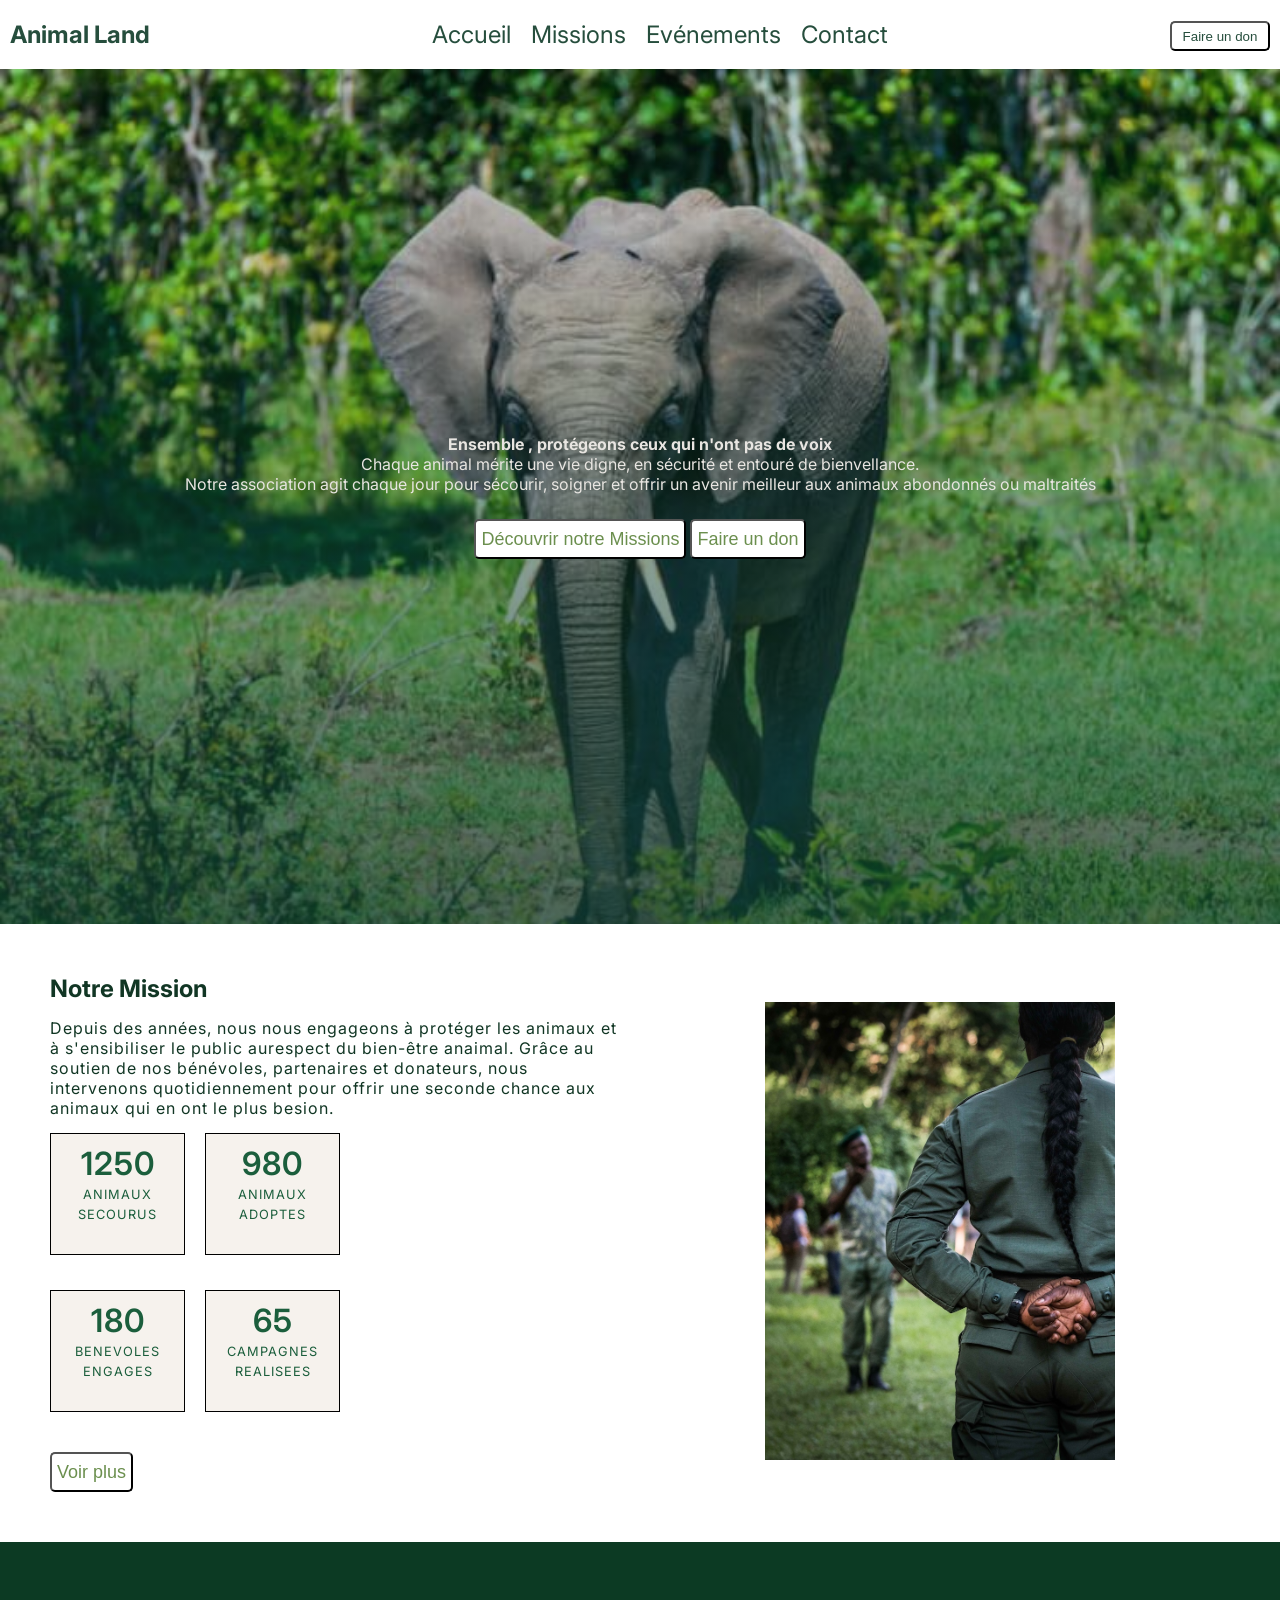
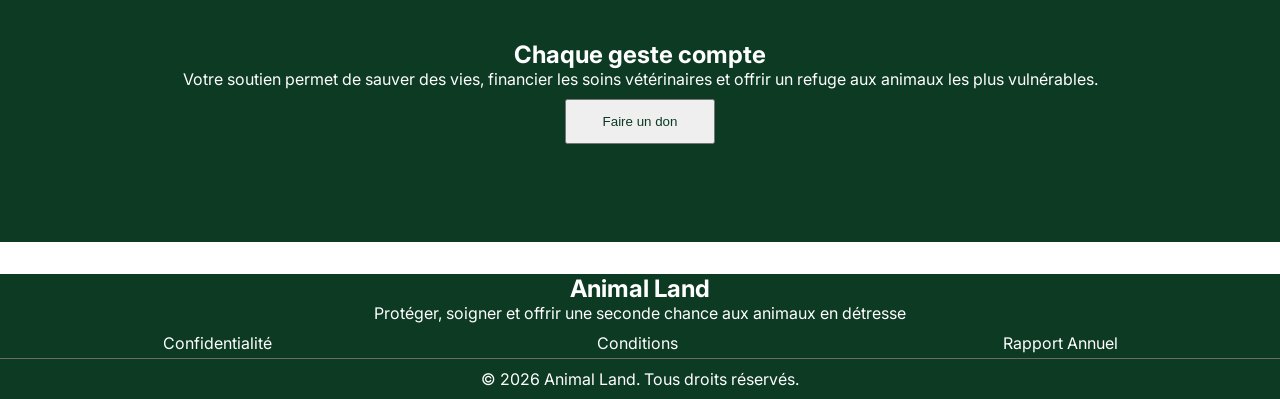
<file: index.html>
<!doctype html>
<html lang="fr">
  <head>
    <meta charset="UTF-8" >
    <meta name="viewport" content="width=device-width, initial-scale=1.0" >
    <title>Animal Land</title>
    <link rel="stylesheet" href="./css/style.css" >
    <link rel="stylesheet" href="./css/style-nav.css" >
    <link rel="stylesheet" href="./css/footer.css" >
    <link
      rel="stylesheet"
      href="https://cdnjs.cloudflare.com/ajax/libs/font-awesome/6.5.2/css/all.min.css"
    />
  </head>
  <body>
    <header>
      <nav class="nav">
        <a href="index.html"><strong>Animal Land</strong></a>
        <ul>
          <li><a href="index.html">Accueil</a></li>
          <li><a href="mission.html">Missions</a></li>
          <li><a href="evenements.html">Evénements</a></li>
          <li><a href="contacte_&_don.html">Contact</a></li>
        </ul>
        <a href="contacte_&_don.html"><button>Faire un don</button></a>
      </nav>
    </header>
    <main>
      <article>
        <section class="hero">
          <section class="hero-text">
            <h1>Ensemble , protégeons ceux qui n'ont pas de voix</h1>
            <p>
              Chaque animal mérite une vie digne, en sécurité et entouré de
              bienvellance.<br />
              Notre association agit chaque jour pour sécourir, soigner et
              offrir un avenir meilleur aux animaux abondonnés ou maltraités
            </p>
          </section>
          <section class="btn-hero">
            <a href="mission.html"><button>Découvrir notre Missions</button></a>
            <a href="contacte_&_don.html"><button>Faire un don</button></a>
          </section>
        </section>
        <section class="missions">
          <section class="mission-text">
            <h2>Notre Mission</h2>
            <p>
              Depuis des années, nous nous engageons à protéger les animaux et à
              s'ensibiliser le public aurespect du bien-être anaimal. Grâce au
              soutien de nos bénévoles, partenaires et donateurs, nous
              intervenons quotidiennement pour offrir une seconde chance aux
              animaux qui en ont le plus besion.
            </p>
            <section class="chiffre">

              <p><strong>1250</strong><br>
              <span>ANIMAUX SECOURUS<span></p>
              <p><strong>980</strong><br>
              <span>ANIMAUX ADOPTES<span></p>
              <p><strong>180</strong><br>
              <span>BENEVOLES ENGAGES<span></p>
              <p><strong>65</strong><br>
              <span>CAMPAGNES REALISEES<span></p>
              
            </section>
            <a href="mission.html" class="btn-hero"><button>Voir plus</button></a>
          </section>
          <section class="img-mission">
            <img src="./images/agent.jpg" alt="image garde forestier">
          </section>
        </section>
        <section class="don">
          <h2>Chaque geste compte</h2>
          <p>Votre soutien permet de sauver des vies, financier
            les soins vétérinaires et offrir un refuge aux 
            animaux les plus vulnérables.
          </p>
          <a href="contacte_&_don.html"><button>Faire un don</button></a>
        </section>
      </article>
    </main>
    <footer class="footer">
      <h2>Animal Land</h2>
      <p>Protéger, soigner et offrir une seconde chance aux 
        animaux en détresse</p>
        <section class="legal">
          <a href="#">Confidentialité</a>
          <a href="#">Conditions</a>
          <a href="#">Rapport Annuel</a>
        </section>
        <section class="droit">
          &copy; 2026 Animal Land. Tous droits réservés.
        </section>
    </footer>
  </body>
</html>
</file>
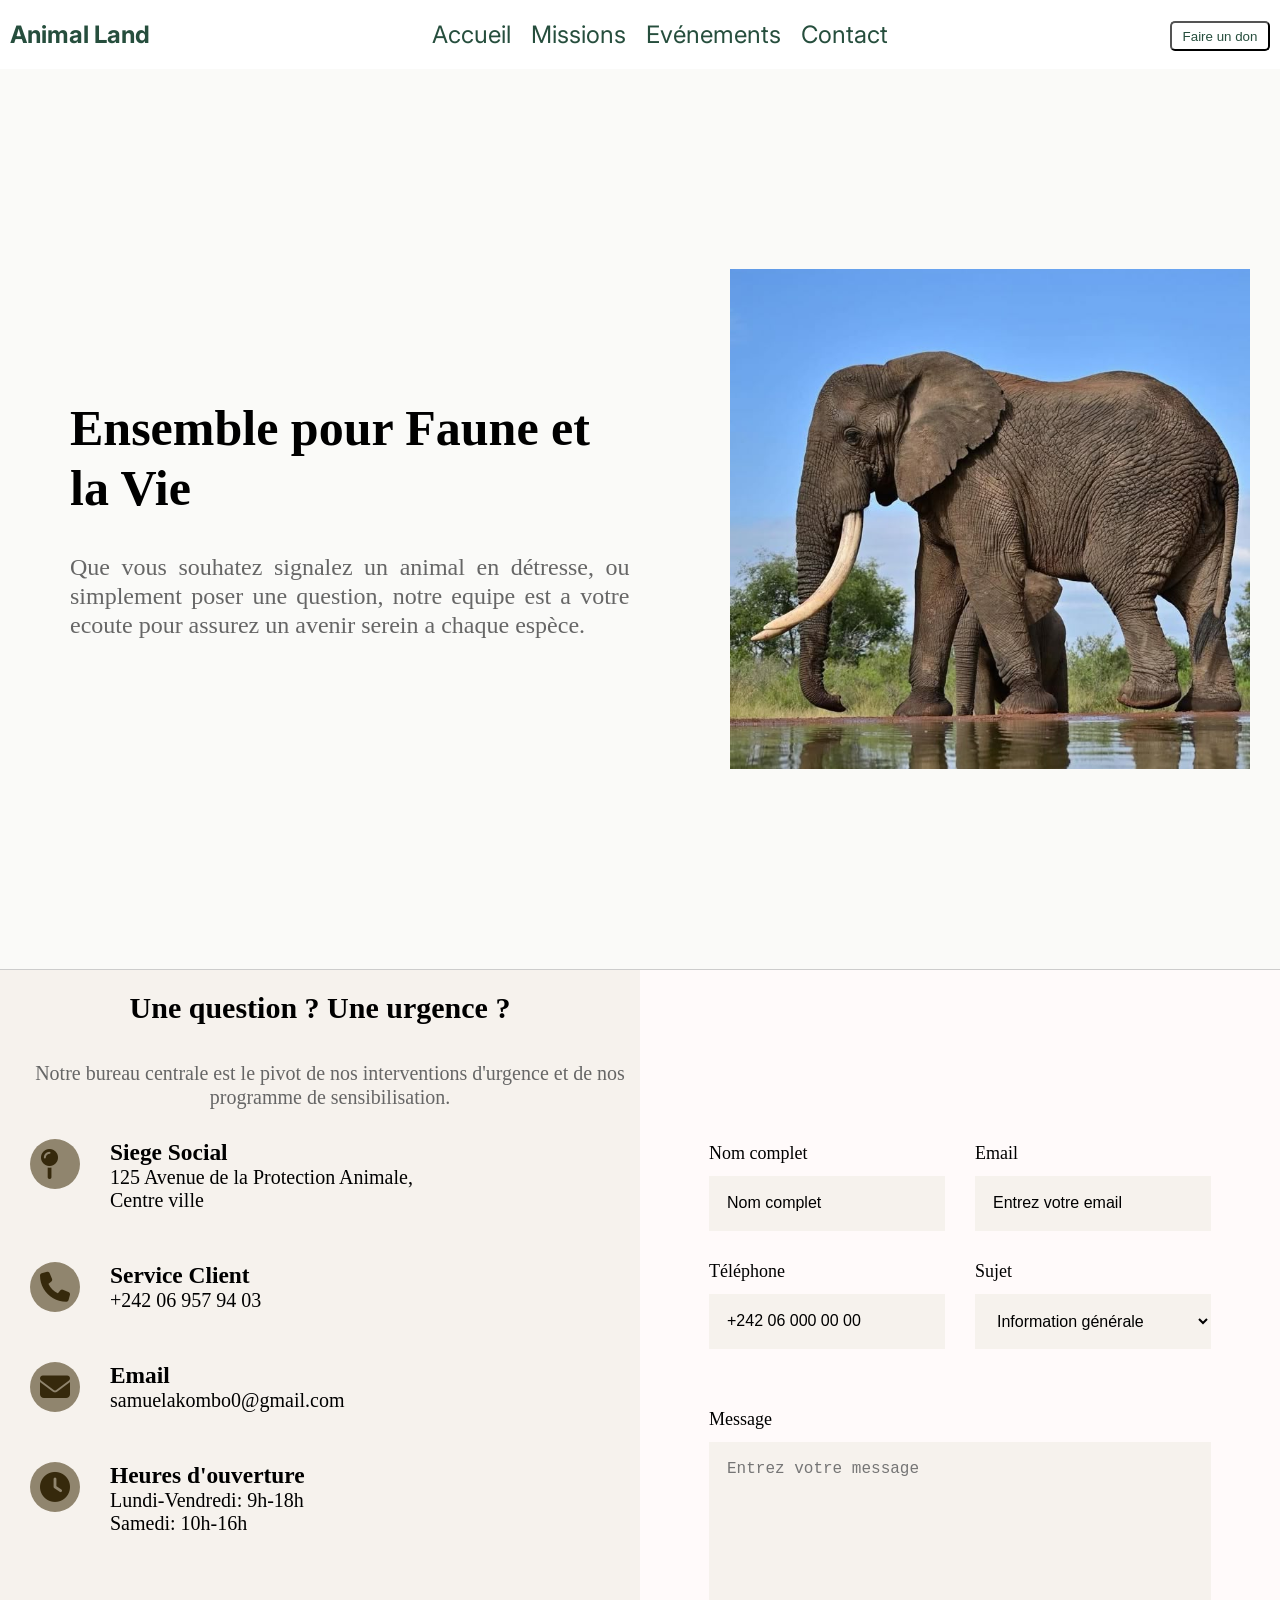
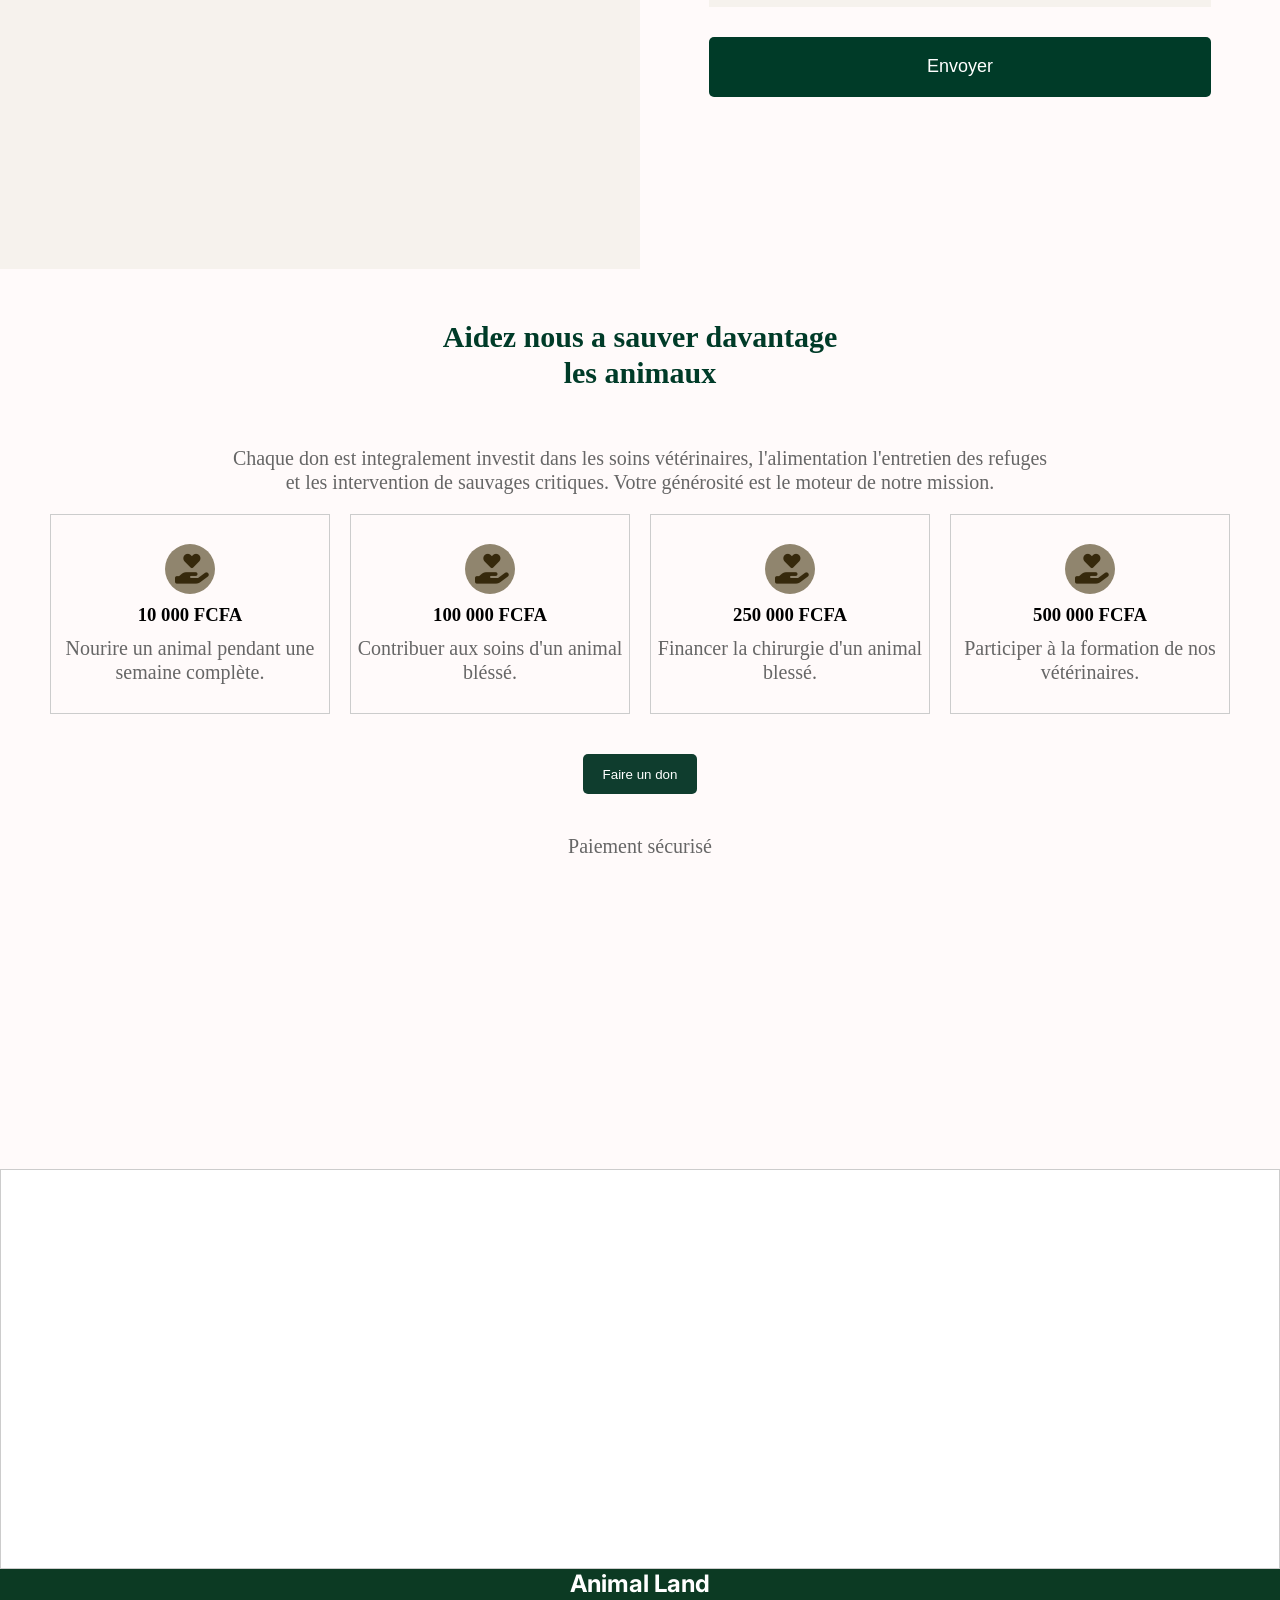
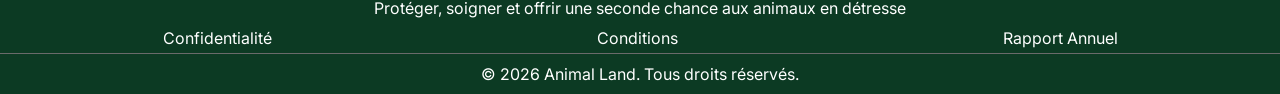
<file: contacte_&_don.html>
<!DOCTYPE html>
<html lang="fr">
<head>
    <meta charset="UTF-8">
    <meta name="viewport" content="width=device-width, initial-scale=1.0">
    <link rel="stylesheet" href="./css/Contacte_&_don.css">
    <link rel="stylesheet" href="https://cdnjs.cloudflare.com/ajax/libs/font-awesome/6.7.2/css/all.min.css">
    <link rel="stylesheet" href="./css/style-nav.css" >
    <link rel="stylesheet" href="./css/footer.css" >
    <title>Contacte & Don</title>
</head>
<body>
    <header>
         <nav class="nav">
        <a href="index.html"><strong>Animal Land</strong></a>
        <ul>
          <li><a href="index.html">Accueil</a></li>
          <li><a href="mission.html">Missions</a></li>
          <li><a href="evenements.html">Evénements</a></li>
          <li><a href="contacte_&_don.html">Contact</a></li>
        </ul>
        <a href="contact_&_don.html"><button>Faire un don</button></a>
      </nav>
    </header>
    <section class="hero">
        <div class="hero-contenu">
            <h1>Ensemble pour Faune et 
                <br> la Vie</h1>
            <p>  Que vous souhatez signalez un animal en détresse, ou simplement poser
                 une question, notre equipe est a votre ecoute pour assurez un avenir 
                 serein a chaque espèce.
            </p>

        </div>
        <div class="hero-image"></div>
    </section>
    <section class="question_reponse">
        <div class="question">
            <h2>Une question ? Une urgence ?</h2>
            <p class=" txt">Notre bureau centrale est le pivot de nos 
                interventions d'urgence et de nos programme 
                de sensibilisation.
            </p>
            <div class="grille">
                <div class="collonne">
                     <div class="icone"><i class="fa-solid fa-map-pin"></i></div>
                     
                     <div class="co">
                        <h3>Siege Social</h3>
                    <p>125 Avenue de la Protection Animale, 
                        <br> Centre ville 
                    </p>
                     </div>
                    
                </div>
                <div class="collonne">
                <div class="icone"><i class="fa-solid fa-phone"></i></div> 
                 <div class="co">
                    <h3>Service Client</h3>
                    <p>+242 06 957 94 03</p>
                 </div>   
                    
                </div>
                <div class="collonne">
                     <div class="icone"><i class="fa-solid fa-envelope"></i></i></div>
                    
                     <div class="co">
                        <h3>Email</h3>
                    <p>samuelakombo0@gmail.com</p>
                     </div>
                    
                </div>
                <div class="collonne">
                    <div class="icone"><i class="fa-solid fa-clock"></i></div>
                    <div class="co">
                            <h3>Heures d'ouverture</h3>
                    <p>Lundi-Vendredi: 9h-18h<br>Samedi: 10h-16h</p>
                    </div>
                
                </div>
            </div>
            

        </div>
    <div class="reponse">
        
    <form>
            <div class="input">
                <label>Nom complet</label>
                <input type="text" placeholder="Nom complet">
            </div>

            <div class="input">
                <label>Email</label>
                <input type="email" placeholder="Entrez votre email">
            </div>

            <div class="input">
                <label>Téléphone</label>
                <input type="tel" placeholder="+242 06 000 00 00">
            </div>

            <div class="input">
                <label>Sujet</label>

                <select>
                    <option>Information générale</option>
                    <option>Information sur les dons</option>
                    <option>Autre</option>
                </select>

            </div>

            <div class="message">
                <label>Message</label>
                <textarea placeholder="Entrez votre message"></textarea>
            </div>
        <button type="submit">Envoyer</button>
   </form>
   </div>
    </section>
    <section class="aide">
        <h4>Aidez nous a sauver davantage <br> les animaux</h4>
        <p>Chaque don est integralement investit dans les soins vétérinaires, l'alimentation l'entretien des refuges 
            <br> et les intervention de sauvages critiques. Votre générosité est le moteur de notre mission.
         </p>
         <div class="carte">
            <div class="cartes">
                <div class="icone"><i class="fa-solid fa-hand-holding-heart"></i></div>
                <h3>10 000 FCFA</h3>
                <p>Nourire un animal pendant une semaine complète.</p>
            </div>
            <div class="cartes">
                <div class="icone"><i class="fa-solid fa-hand-holding-heart"></i></div>
                <h3>100 000 FCFA</h3>
                <p>Contribuer aux soins d'un animal bléssé.</p>
            </div>
            <div class="cartes">
                <div class="icone"><i class="fa-solid fa-hand-holding-heart"></i></div>
                <h3>250 000 FCFA</h3>
                <p>Financer la chirurgie d'un animal blessé.</p>
            </div>
            <div class="cartes">
                <div class="icone"><i class="fa-solid fa-hand-holding-heart"></i></div>
                <h3>500 000 FCFA</h3>
                <p>Participer à la formation de nos vétérinaires.</p>
            </div>
            
         </div>
         <button>Faire un don</button>
         <p>Paiement sécurisé </p>
    </section>
    <section class="phrase">
        <h2>Votre soutien est essentiel pour protéger la faune et préserver la biodiversité. 
            <br> Ensemble, nous pouvons faire une différence significative dans la vie des animaux et de notre planète.</h2>
    </section>
     <footer class="footer">
      <h2>Animal Land</h2>
      <p>Protéger, soigner et offrir une seconde chance aux 
        animaux en détresse</p>
        <section class="legal">
          <a href="#">Confidentialité</a>
          <a href="#">Conditions</a>
          <a href="#">Rapport Annuel</a>
        </section>
        <section class="droit">
          &copy; 2026 Animal Land. Tous droits réservés.
        </section>
    </footer>
</body>
</html>
</file>
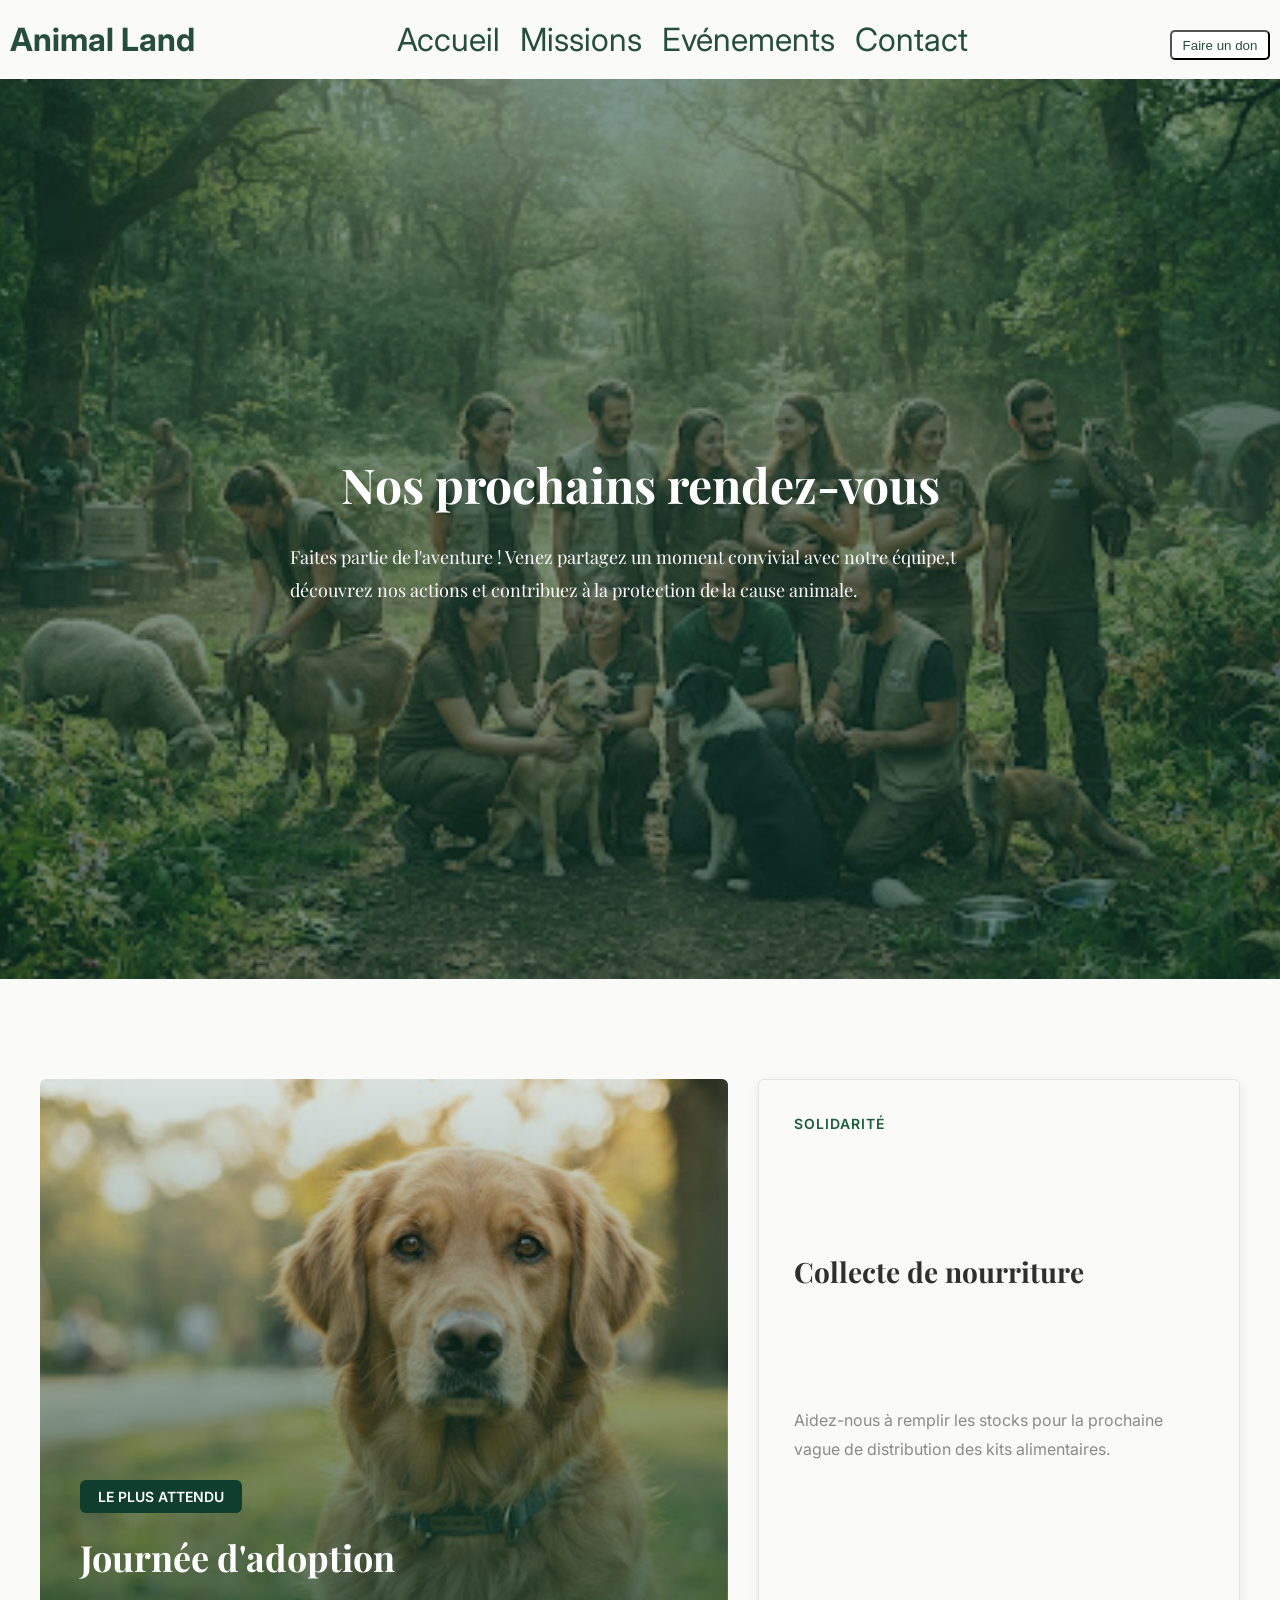
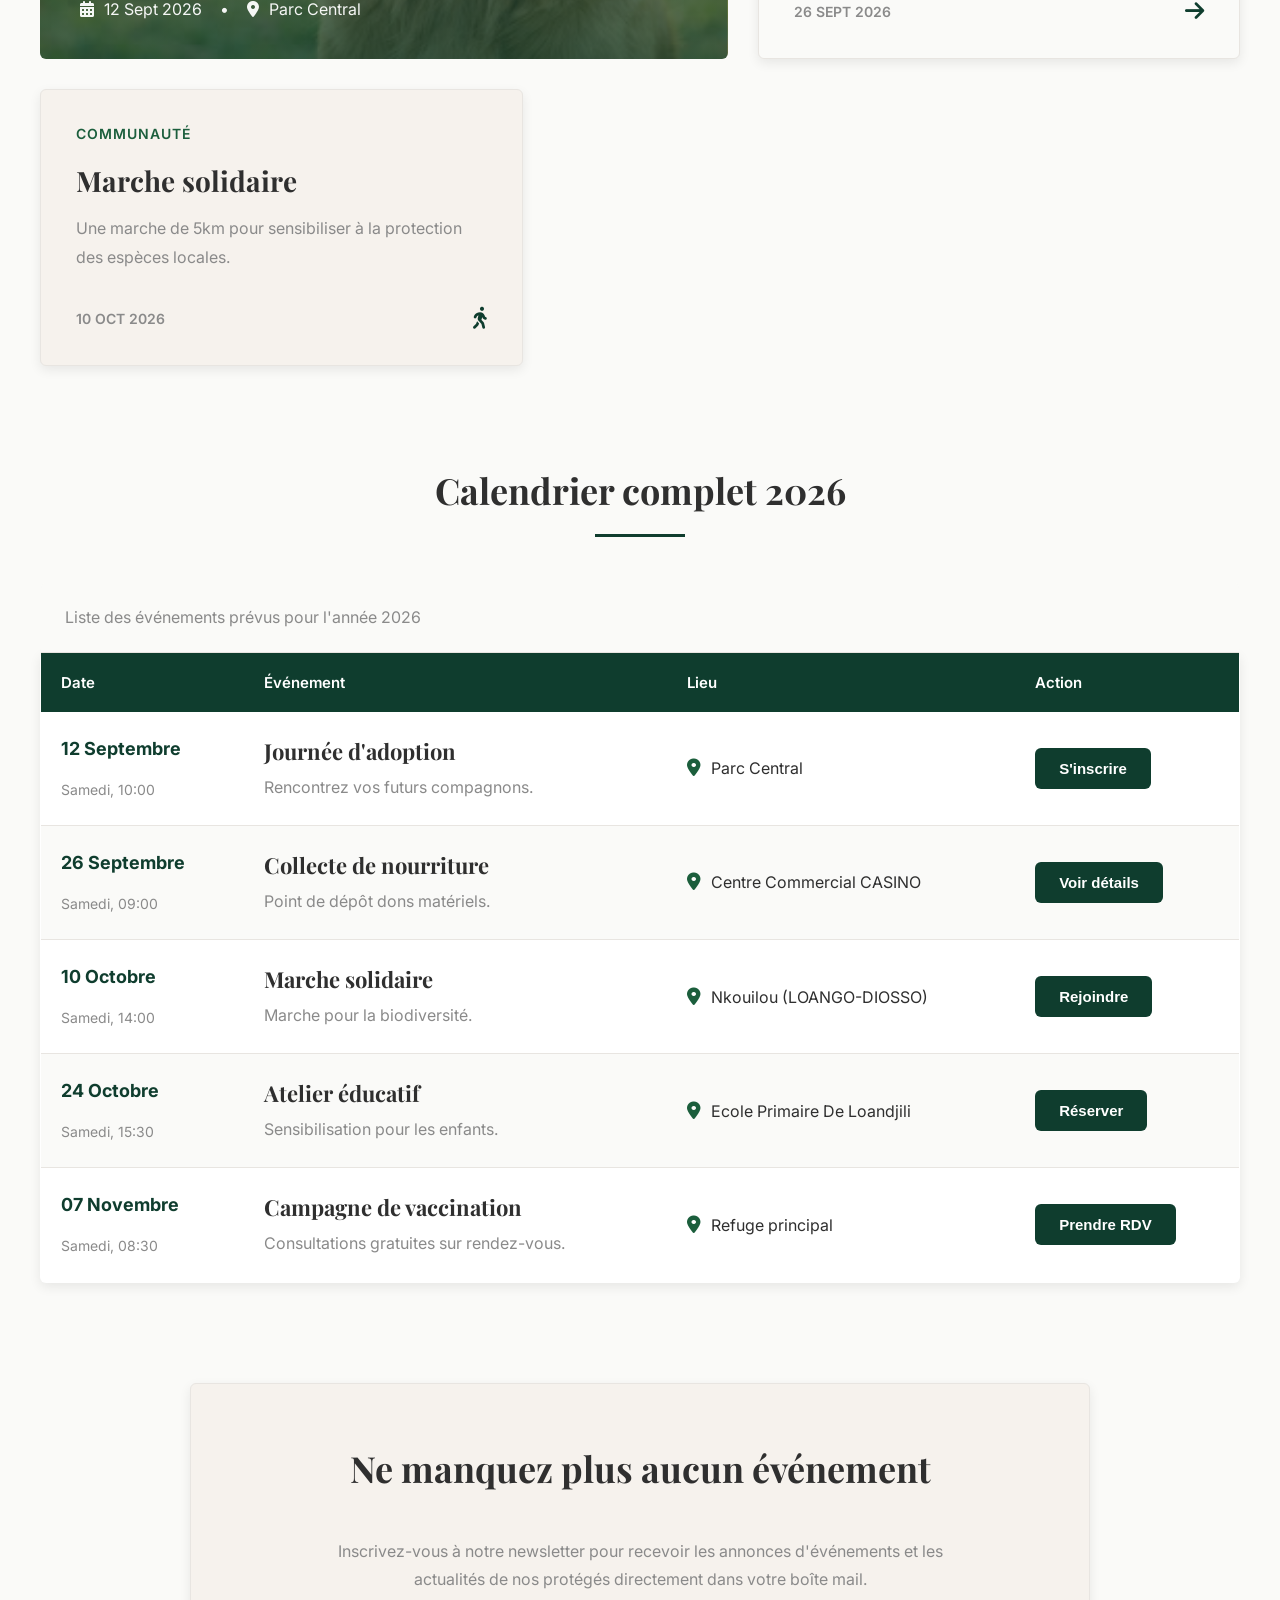
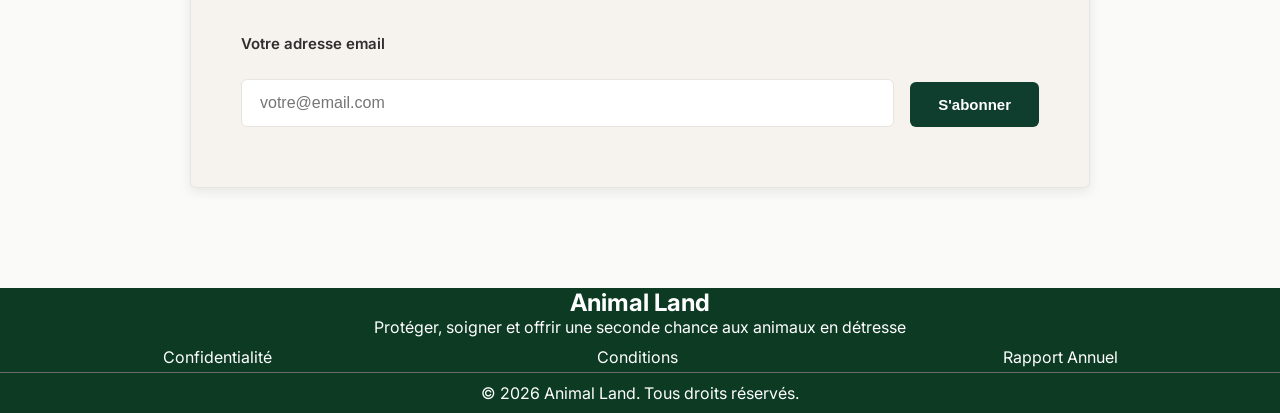
<file: evenements.html>
<!doctype html>
<html lang="fr">
  <head>
    <meta charset="UTF-8" />
    <meta name="viewport" content="width=device-width, initial-scale=1.0" />
    <title>Événements à venir</title>
    <link rel="stylesheet" href="./css/evenements.css" />
    <link
      rel="stylesheet"
      href="https://cdnjs.cloudflare.com/ajax/libs/font-awesome/6.5.2/css/all.min.css"
    />
  </head>
  <body>
    <header>
      <nav class="nav">
        <a href="index.html"><strong>Animal Land</strong></a>
        <ul>
          <li><a href="index.html">Accueil</a></li>
          <li><a href="mission.html">Missions</a></li>
          <li><a href="evenements.html">Evénements</a></li>
          <li><a href="contacte_&_don.html">Contact</a></li>
        </ul>
        <a href="contact_&_don.html"><button>Faire un don</button></a>
      </nav>
    </header>
    <main>
      <section class="hero-section-evenement">
        <h1>Nos prochains rendez-vous</h1>
        <p>
          Faites partie de l'aventure ! Venez partagez un moment convivial avec
          notre équipe,t découvrez nos actions et contribuez à la protection de
          la cause animale.
        </p>
      </section>

      <section class="section-premiere">
        <article class="article-0">
          <p>LE PLUS ATTENDU</p>

          <h2>Journée d'adoption</h2>

          <p>
            <i class="fa-solid fa-calendar-days"></i>12 Sept 2026<span
              class="separator"
              >•</span
            ><i class="fa-solid fa-location-dot"></i> Parc Central
          </p>
        </article>

        <!--zone de l'article 1-->
        <article class="article-1">
          <p class="item-p">Solidarité</p>

          <h3>Collecte de nourriture</h3>

          <p class="item-d">
            Aidez-nous à remplir les stocks pour la prochaine vague de
            distribution des kits alimentaires.
          </p>

          <section class="section-secondaire">
            <span> 26 SEPT 2026 </span>

            <a href="#"><i class="fa-solid fa-arrow-right event-icon"></i></a>
          </section>
        </article>

        <!--zone de l'article 2 -->
        <article class="article-2">
          <p class="item-p">COMMUNAUTÉ</p>

          <h3>Marche solidaire</h3>

          <p class="item-d">
            Une marche de 5km pour sensibiliser à la protection des espèces
            locales.
          </p>

          <section class="section-secondaire">
            <span> 10 OCT 2026 </span>

            <a href="#"
              ><i class="fa-solid fa-person-walking event-icon"></i
            ></a>
          </section>
        </article>
      </section>

      <section aria-labelledby="calendar-title">
        <header>
          <h2 id="calendar-title">Calendrier complet 2026</h2>

          <hr />
        </header>

        <table>
          <caption>
            Liste des événements prévus pour l'année 2026
          </caption>

          <thead>
            <tr>
              <th scope="col">Date</th>

              <th scope="col">Événement</th>

              <th scope="col">Lieu</th>

              <th scope="col">Action</th>
            </tr>
          </thead>

          <tbody>
            <tr>
              <td>
                <time datetime="2026-09-12">
                  <strong> 12 Septembre </strong>
                </time>

                <br />

                <small> Samedi, 10:00 </small>
              </td>

              <td>
                <h3>Journée d'adoption</h3>

                <p>Rencontrez vos futurs compagnons.</p>
              </td>

              <td>
                <address>
                  <i class="fa-solid fa-location-dot"></i>
                  Parc Central
                </address>
              </td>

              <td>
                <button type="button">S'inscrire</button>
              </td>
            </tr>

            <tr>
              <td>
                <time datetime="2026-09-26">
                  <strong> 26 Septembre </strong>
                </time>

                <br />

                <small> Samedi, 09:00 </small>
              </td>

              <td>
                <h3>Collecte de nourriture</h3>

                <p>Point de dépôt dons matériels.</p>
              </td>

              <td>
                <address>
                  <i class="fa-solid fa-location-dot"></i>
                  Centre Commercial CASINO
                </address>
              </td>

              <td>
                <button type="button">Voir détails</button>
              </td>
            </tr>

            <tr>
              <td>
                <time datetime="2026-10-10">
                  <strong> 10 Octobre </strong>
                </time>

                <br />

                <small> Samedi, 14:00 </small>
              </td>

              <td>
                <h3>Marche solidaire</h3>

                <p>Marche pour la biodiversité.</p>
              </td>

              <td>
                <address>
                  <i class="fa-solid fa-location-dot"></i>
                  Nkouilou (LOANGO-DIOSSO)
                </address>
              </td>

              <td>
                <button type="button">Rejoindre</button>
              </td>
            </tr>

            <tr>
              <td>
                <time datetime="2026-10-24">
                  <strong> 24 Octobre </strong>
                </time>

                <br />

                <small> Samedi, 15:30 </small>
              </td>

              <td>
                <h3>Atelier éducatif</h3>

                <p>Sensibilisation pour les enfants.</p>
              </td>

              <td>
                <address>
                  <i class="fa-solid fa-location-dot"></i>
                  Ecole Primaire De Loandjili
                </address>
              </td>

              <td>
                <button type="button">Réserver</button>
              </td>
            </tr>

            <tr>
              <td>
                <time datetime="2026-11-07">
                  <strong> 07 Novembre </strong>
                </time>

                <br />

                <small> Samedi, 08:30 </small>
              </td>

              <td>
                <h3>Campagne de vaccination</h3>

                <p>Consultations gratuites sur rendez-vous.</p>
              </td>

              <td>
                <address>
                  <i class="fa-solid fa-location-dot"></i>
                  Refuge principal
                </address>
              </td>

              <td>
                <button type="button">Prendre RDV</button>
              </td>
            </tr>
          </tbody>
        </table>
      </section>

      <section class="carte-rejoins-nous">
        <header>
          <h2 id="newsletter-title">Ne manquez plus aucun événement</h2>
        </header>

        <p>
          Inscrivez-vous à notre newsletter pour recevoir les annonces
          d'événements et les actualités de nos protégés directement dans votre
          boîte mail.
        </p>

        <form action="#" method="post">
          <label for="email"> Votre adresse email </label>

          <input
            d="email"
            name="email"
            type="email"
            placeholder="votre@email.com"
            autocomplete="email"
            required
          />
          <button type="submit">S'abonner</button>
        </form>
      </section>
    </main>
    <footer class="footer">
      <h2>Animal Land</h2>
      <p>
        Protéger, soigner et offrir une seconde chance aux animaux en détresse
      </p>
      <section class="legal">
        <a href="#">Confidentialité</a>
        <a href="#">Conditions</a>
        <a href="#">Rapport Annuel</a>
      </section>
      <section class="droit">
        &copy; 2026 Animal Land. Tous droits réservés.
      </section>
    </footer>
  </body>
</html>
</file>
<file: css/style.css>
/* police ajouter */
@import url("https://fonts.googleapis.com/css2?family=Playfair+Display:wght@600;700&family=Inter:wght@400;500;600&display=swap");

* {
  margin: 0;
  padding: 0;
}
body {
  font-family: "Inter", sans-serif;
}

.hero {
  display: flex;
  align-items: center;
  text-align: center;
  justify-content: center;
  height: 95vh;
  flex-direction: column;
  background-image:
    linear-gradient(rgba(15, 61, 46, 0.15), rgba(15, 61, 46, 0.75)),
    url("../images/Elephant-accueil.jpg");
  background-size: cover;
  color: #e8e5e1;
}

.btn-hero button {
  text-align: center;
  align-items: center;
  margin-top: 25px;
  height: 40px;
  width: auto;
  padding: 5px;
  cursor: pointer;
  border-radius: 5px;
  background-color: #fff;
  color: #6b8f4e;
  font-size: 18px;
}
.btn-hero button:hover {
  background-color: #6b8f4e;
  color: #fff;
}

/* ------------------------------------------ */
.missions {
  display: grid;
  grid-template-columns: repeat(2, 1fr);
  gap: 20px;
  padding: 50px;
  place-items: center;
  color: #113624;
}
.mission-text h2 {
  margin-bottom: 15px;
}
.mission-text p {
  margin-bottom: 15px;
  letter-spacing: 1px;
}
.chiffre {
  display: grid;
  grid-template-columns: repeat(2, 1fr);
  width: 50%;
  gap: 20px;
  place-items: center;
}

.chiffre p {
  display: block;
  text-align: center;
  align-items: center;
  height: 100px;
  border: 1px solid black;
  padding: 10px;
  background-color: #f6f2ed;
  color: #1b5e3c;
}
.chiffre strong {
  font-size: 2rem;
  font-weight: 600;
}
.chiffre span {
  font-size: 0.8rem;
  letter-spacing: 1px;
}
.img-mission img {
  width: 350px;
  height: auto;
}

/* ------------------------------------------- */

.don {
  display: flex;
  text-align: center;
  align-items: center;
  justify-content: center;
  flex-direction: column;
  height: 300px;
  margin-bottom: 2rem;
  background-color: #0c3a23;
  color: #fff;
}
.don a button {
  margin-top: 10px;
  height: 45px;
  width: 150px;
  color: #0c3a23;
}
.don a button:hover {
  background-color: #6b8f4e;
  border-radius: 10px;
  color: #fff;
  cursor: pointer;
}

@media only screen and (min-width: 320px) and (max-width: 767px) {
  body {
    text-align: center;
  }
  .missions {
    display: flex;
    flex-wrap: wrap;
    text-align: center;
    align-items: center;
  }
  .chiffre {
    display: flex;
    flex-wrap: wrap;
    flex-direction: column;
  }
  .chiffre p {
    display: flex;
    flex-wrap: wrap;
    text-align: center;
  }
  .img-mission img {
    display: none;
  }
}
</file>
<file: css/style-nav.css>
@import url("https://fonts.googleapis.com/css2?family=Playfair+Display:wght@600;700&family=Inter:wght@400;500;600&display=swap");

header {
  font-family: "Inter", sans-serif;
}

.nav {
  display: flex;
  justify-content: space-between;
  align-items: center;
  padding: 10px;
}
.nav a {
  text-decoration: none;
  color: #264e3d;
}
.nav a button {
  width: 100px;
  height: 30px;
  border-radius: 5px;
  cursor: pointer;
  background-color: #fff;
  color: #264e3d;
}
.nav a button:hover {
  background-color: #6b8f4e;
  color: #fff;
}
.nav a:hover {
  text-decoration: underline;
  font-weight: 600;
}

.nav ul {
  display: flex;
  list-style: none;
}
.nav ul li {
  justify-content: space-between;
  margin: 10px;
}

@media screen and (min-width: 320px) and (max-width: 767px) and (orientation: portrait) {
  .nav {
    display: flex;
    flex-wrap: wrap;
    flex-direction: column;
  }
  .nav a {
    display: flex;
  }
  .nav ul {
    display: flex;
    flex-wrap: wrap;
    list-style-type: none;
    text-align: center;
    justify-content: center;
  }
}
@media only screen and (min-width: 768px) {
  nav {
    font-size: 1.25rem;
  }
}
@media only screen and (min-width: 1024px) {
  nav {
    font-size: 1.5rem;
  }
}
</file>
<file: css/footer.css>
@import url("https://fonts.googleapis.com/css2?family=Playfair+Display:wght@600;700&family=Inter:wght@400;500;600&display=swap");

.footer {
  display: block;
  text-align: center;
  color: #fff;
  background-color: #0c3a23;
  font-family: "Inter", sans-serif;
}

.legal {
  display: flex;
  margin-top: 10px;
  justify-content: space-around;
}
.legal a {
  text-decoration: none;
  color: #fff;
}
.droit {
  justify-content: space-between;
  place-items: center;
  margin-top: 5px;
  border-top: 1px solid #6a6a6a;
  padding: 10px;
}

@media screen and (min-width: 320px) and (max-width: 767px) and (orientation: portrait) {
  .footer {
    display: block;
    text-align: center;
    color: #fff;
    background-color: #0c3a23;
    width: 100%;
  }
  footer p {
    font-size: 10px;
  }
}
@media only screen and (min-width: 768px) {
  nav {
    font-size: 1rem;
  }
}
@media only screen and (min-width: 1024px) {
  nav {
    font-size: 1.5rem;
  }
}
</file>
<file: css/Contacte_&_don.css>
*{
    margin: 0;
    padding: 0;
    box-sizing: border-box;
}

.hero{
    min-height:100vh;
    height:auto;
    display: flex;
    justify-content: center;
    align-items: center;
    flex-direction: row;
    background-color: #FAFAF8;
}
.hero-contenu{
    height: 70%;
    width: 50%;
    padding: 40px;
    background-color: #FAFAF8 ; 
    margin: 30px;
    width: 60%;
}
.hero-contenu h1{
    font-size: 50px;
    line-height: 1.2;
    font-weight: 700;
    margin-bottom: 35px;
    
}
.hero-contenu p{
    font-size:24px;
    color:#666;
    line-height:1.2;
    text-align: justify;
}
.hero-image{
    background-image:url("../images/Elephant.jpg");
    background-size: cover;
    background-position:center;
    background-repeat: no-repeat; 
    width:50%;
    min-height:500px;
    margin: 30px;
}
.question_reponse{
    min-height:100vh;
    height:auto;
    display: grid   ;
    justify-content: center;
    grid-template-columns: repeat(2, 50%);
    grid-template-rows:  1fr;
    background-color: green ;
    border-top: 1px solid #ccc;
}
.question{
    display: flex;
    flex-direction: column;
    background-color: #F6F2ED  ; 
}
.question h2{
    display: flex;
    justify-content: center;
    font-size: 30px;
    line-height: 1.2;
    font-weight: 700;
    margin-bottom: 35px;
   padding-top: 20px;
}
.question .txt{
    display: flex;
    justify-content: center;
    text-align: center;
    font-size:20px;
    color:#666;
    line-height:1.2;
    margin-left: 20px;
}
.grille{
    display: flex;
    flex-direction: column;
    align-items: flex-start;
    gap: 50px;
    padding: 30px 30px;
}
.collonne{
    display: flex;
    flex-direction: row;
    align-items: flex-start;
    justify-content: center;
    font-size: 20px;
    gap: 30px;
}
.icone{
    height: 50px;
    width: 50px;
}
i{
    height: 50px;
    width: 50px;
    font-size: 30px;
    color: #36290c ;
    background-color:#90856e ;
    border-radius: 50%;
    padding: 10px;
}
.reponse{
    background-color: #fffafa;
    display: flex;
    flex-direction: column;
    align-items: center;
    justify-content: center;
    flex-wrap: wrap;
}

form{
    padding:30px;
    display:grid;
    grid-template-columns:1fr 1fr;
    gap:30px;
}

.input{
    display:flex;
    flex-direction:column;
    gap:12px;
   
} 
.input ::placeholder{
    color:#000;
}
.message{
    display:flex;
    flex-direction:column;
    gap:12px;
    grid-column:span 2;
}
label{
    font-size:18px;
    color:#000;
}

input,select,textarea{
    border:none;
    background:#F6F2ED ;
    padding:18px;
    font-size:16px;
    color:#000;
}
input,select{
    height:55px;
}
textarea{
    height:165px;
    resize:none;
}

.message{
    margin-top:30px;
}

form button{
    width:100%;
    height:60px;
    background:#003b28;
    color:white;
    border:none;
    font-size:18px;
    cursor:pointer;
    transition:0.3s;
    grid-column:span 2;
    border-radius:5px;
}
button:hover{
    background:#53d5ac ;
}
.aide{
  min-height:100vh;
    height:auto;
    display:flex;
    flex-direction:column;
    align-items:center;
    background-color: #fffafa ;
    gap:20px;
    padding:30px;
}
.aide h4{
    font-size: 30px;
    line-height: 1.2;
    font-weight: 700;
    margin-bottom: 35px;
   padding-top: 20px;
   text-align:  center;
   color:#003b28;
}
.aide p{
    font-size:20px;
    color:#666;
    line-height:1.2;
    text-align: center;
}
.carte{
    display:flex;
    flex-direction:row;
    gap:20px;
    flex-wrap:wrap;
}
.cartes{
    display:flex;
    flex-direction:column;
    align-items:center;
    justify-content:center;
    gap:10px;
    height: 200px;
    width: 280px;
    border:1px solid #ccc;
}
.aide button{
    display:flex;
    align-items:center;
    justify-content:center;
    background-color: #0F3D2E ;
    border-radius: 5px;
    height: 40px;
    color: white;
    border: none;
    margin: 20px;
    padding: 10px 20px;
    cursor: pointer;
}
.phrase{
    background-image: url("../images/savanne.jpg") ;
    background-size: cover;
    background-position:center;
    background-attachment: fixed;
    text-align: center;
    display:flex;
    align-items:center;
    justify-content:center;
    color: white;
    gap:10px;
    height: 400px;
    width: 100%;
    border:1px solid #ccc;
}

@media screen and (max-width:375px){

.hero-contenu h1{
    font-size:28px;
}

.hero-contenu p{
    font-size:16px;
}

.question h2{
    font-size:24px;
}

.aide h4{
    font-size:24px;
}

.phrase h2{
    font-size:18px;
}

header button{
    width:100%;
    margin:10px;
}

}

 @media (max-width:768px){

.hero{
    flex-direction:column;
    padding:40px 20px;
}

.hero-contenu{
    width:100%;
    margin:0;
    padding:20px;
}

.hero-contenu h1{
    font-size:36px;
    text-align:center;
}

.hero-contenu p{
    font-size:18px;
    text-align:center;
}

.hero-image{
    width:100%;
    height:300px;
    margin:20px 0;
}
.question_reponse{
    grid-template-columns:1fr;
}

.question,.reponse{
    width:100%;
}
.grille{
    gap:25px;
    padding:20px;
}

.collonne{
    gap:15px;
    align-items:flex-start;
}
i{
    width:40px;
    height:40px;
    font-size:20px;
    padding:10px;
}
.co h3{
    font-size:18px;
}

.co p{
    font-size:15px;
}
form{
    grid-template-columns:1fr;
    width:100%;
    padding:20px;
}
.message{
    grid-column:span 1;
}
form button{
    grid-column:span 1;
}
.aide{
    padding:40px 20px;
}
.aide h4{
    font-size:28px;
}
.aide p{
    font-size:16px;
}
}
@media screen and (max-width:1280px){
    
}
</file>
<file: css/evenements.css>
/* --------------------------
        GOOGLE FONT
   -------------------------- */

@import url("https://fonts.googleapis.com/css2?family=Playfair+Display:wght@600;700&family=Inter:wght@400;500;600&display=swap");

/* ----------------------------
        VARIABLES
   ---------------------------- */

:root {
  --green-dark: #0f3d2e;
  --green: #1b5e3c;
  --green-light: #6b8f4e;

  --beige: #f6f2ed;
  --off-white: #fafaf8;
  --white: #ffffff;

  --gray-light: #e8e5e1;
  --gray: #8a8a8a;
  --text: #2f2f2f;
}

/* -----------------
        RESET
   ----------------- */

* {
  margin: 0;
  padding: 0;
  box-sizing: border-box;
}

body {
  font-family: "Inter", sans-serif;
  background: var(--off-white);
  color: var(--text);
}
/* -----------------------
NAV BAR
----------------------- */

.nav {
  display: flex;
  justify-content: space-between;
  align-items: center;
  padding: 10px;
}
.nav a {
  text-decoration: none;
  color: #264e3d;
}
.nav a button {
  width: 100px;
  height: 30px;
  border-radius: 5px;
  cursor: pointer;
  background-color: #fff;
  color: #264e3d;
}
.nav a button:hover {
  background-color: #6b8f4e;
  color: #fff;
}
.nav a:hover {
  text-decoration: underline;
  font-weight: 600;
}

.nav ul {
  display: flex;
  list-style: none;
}
.nav ul li {
  justify-content: space-between;
  margin: 10px;
}

@media screen and (min-width: 320px) and (max-width: 767px) and (orientation: portrait) {
  .nav {
    display: flex;
    flex-wrap: wrap;
    flex-direction: column;
  }
  .nav a {
    display: flex;
  }
  .nav ul {
    display: flex;
    flex-wrap: wrap;
    list-style-type: none;
    text-align: center;
    justify-content: center;
  }
}
@media only screen and (min-width: 768px) {
  nav {
    font-size: 1.25rem;
  }
}
@media only screen and (min-width: 1024px) {
  nav {
    font-size: 2rem;
  }
}

/* ----------------------------
        HERO SECTION
   --------------------------- */

.hero-section-evenement {
  height: 100vh;

  display: flex;
  flex-direction: column;
  justify-content: center;
  align-items: center;

  background-image:
    linear-gradient(rgba(15, 61, 46, 0.55), rgba(15, 61, 46, 0.55)),
    url("../images/image-hero-section-evenement.jpg");

  background-size: cover;
  background-position: center;
  background-repeat: no-repeat;
}

/* -__________________
            TITRE
    __________________ */

.hero-section-evenement h1 {
  font-family: "Playfair Display", serif;

  font-weight: bold;

  font-size: 48px;

  color: var(--white);

  margin-bottom: 25px;
}

/* ----------------------------
            PARAGRAPHE
   ----------------------------*/

.hero-section-evenement p {
  font-family: "Playfair Display", serif;

  max-width: 700px;

  font-size: 18px;

  line-height: 1.8;

  color: var(--white);
}

/* -------------------------
        RESPONSIVE
   ------------------------- */

@media screen and (min-width: 320px) and (max-width: 767px) and (orientation: portrait) {
  .hero-section-evenement {
    min-height: 70vh;

    padding: 0 30px;
  }

  .hero-section-evenement h1 {
    font-size: 2.4rem;
  }

  .hero-section-evenement p {
    font-size: 1rem;
  }
}

/* ------------------------------------
        SECTION ÉVÉNEMENTS
------------------------------------ */

.section-premiere {
  max-width: 1300px;
  margin: 100px auto;
  padding: 0 40px;

  display: grid;
  grid-template-columns: repeat(12, 1fr);
  gap: 30px;
}

/* ------------------------------------
        ARTICLE PRINCIPAL
------------------------------------ */

.article-0 {
  grid-column: span 7;
  min-height: 580px;

  display: flex;
  flex-direction: column;
  justify-content: flex-end;

  padding: 40px;

  border-radius: 6px;

  overflow: hidden;

  background-image:
    linear-gradient(rgba(15, 61, 46, 0.15), rgba(15, 61, 46, 0.75)),
    url("../images/image-section1-main.jpg");

  background-size: cover;
  background-position: center;

  color: var(--white);

  transition: 0.4s ease;
}

.article-0:hover {
  transform: translateY(-5px);

  box-shadow: 0 4px 12px rgba(0, 0, 0, 0.08);
}

/* Badge */

.article-0 > p:first-child {
  width: max-content;

  padding: 8px 18px;

  background: var(--green-dark);

  color: var(--white);

  border-radius: 6px;

  font-size: 14px;

  font-weight: 600;

  margin-bottom: 20px;
}

/* Titre */

.article-0 h2 {
  font-family: "Playfair Display", serif;

  font-size: 36px;

  margin-bottom: 18px;

  font-weight: 700;
}

/* Informations */

.article-0 p:last-child {
  display: flex;

  align-items: center;

  gap: 10px;

  font-size: 16px;

  color: rgba(255, 255, 255, 0.95);
}

.separator {
  margin: 0 8px;
}

/* ------------------------------------
        PETITES CARTES
------------------------------------ */

.article-1,
.article-2 {
  grid-column: span 5;

  display: flex;

  flex-direction: column;

  justify-content: space-between;

  padding: 35px;

  border-radius: 6px;

  border: 1px solid var(--gray-light);

  box-shadow: 0 4px 12px rgba(0, 0, 0, 0.08);

  transition: 0.3s ease;
}

.article-1 {
  background: var(--off-white);
}

.article-2 {
  background: var(--beige);
}

.article-1:hover,
.article-2:hover {
  transform: translateY(-5px);
}

/* Catégorie */

.item-p {
  color: var(--green);

  font-size: 14px;

  font-weight: 600;

  text-transform: uppercase;

  letter-spacing: 1px;

  margin-bottom: 20px;
}

/* Titres */

.article-1 h3,
.article-2 h3 {
  font-family: "Playfair Display", serif;

  color: var(--text);

  font-size: 28px;

  margin-bottom: 15px;
}

/* Description */

.item-d {
  color: var(--gray);

  line-height: 1.8;

  font-size: 16px;
}

/* ------------------------------------
        BAS DES CARTES
------------------------------------ */

.section-secondaire {
  margin-top: 35px;

  display: flex;

  justify-content: space-between;

  align-items: center;
}

.section-secondaire span {
  color: var(--gray);

  font-size: 14px;

  font-weight: 600;
}

.event-icon {
  color: var(--green-dark);

  font-size: 22px;

  transition: 0.3s ease;
}

.article-1:hover .event-icon,
.article-2:hover .event-icon {
  transform: translateX(5px);
}

/* ------------------------------------
        RESPONSIVE
------------------------------------ */

@media screen and (min-width: 320px) and (max-width: 767px) and (orientation: portrait) {
  .section-premiere {
    grid-template-columns: 1fr;
  }

  .article-0,
  .article-1,
  .article-2 {
    grid-column: span 1;
  }

  .article-0 {
    min-height: 450px;
  }
}

@media screen and (min-width: 320px) and (max-width: 767px) and (orientation: portrait) {
  .section-premiere {
    padding: 0 20px;
  }

  .article-0 {
    padding: 30px;
  }

  .article-0 h2 {
    font-size: 30px;
  }

  .article-1 h3,
  .article-2 h3 {
    font-size: 24px;
  }
}

/* ------------------------------------
        CALENDRIER
------------------------------------ */

section[aria-labelledby="calendar-title"] {
  max-width: 1300px;

  margin: 100px auto;

  padding: 0 40px;
}

/* ------------------------------------
        TITRE
------------------------------------ */

section header {
  text-align: center;

  margin-bottom: 45px;
}

#calendar-title {
  font-family: "Playfair Display", serif;

  font-size: 36px;

  color: var(--text);

  margin-bottom: 20px;
}

section header hr {
  width: 90px;

  height: 3px;

  margin: auto;

  border: none;

  background: var(--green-dark);
}

/* ------------------------------------
        TABLEAU
------------------------------------ */

table {
  width: 100%;

  border-collapse: collapse;

  background: var(--white);

  border: 1px solid var(--gray-light);

  border-radius: 6px;

  overflow: hidden;

  box-shadow: 0 4px 12px rgba(0, 0, 0, 0.08);
}

caption {
  padding: 25px;

  background: var(--off-white);

  color: var(--gray);

  font-size: 16px;

  text-align: left;
}

/* ------------------------------------
        EN-TÊTE
------------------------------------ */

thead {
  background: var(--green-dark);
}

thead th {
  padding: 20px;

  color: var(--white);

  font-size: 15px;

  font-weight: 600;

  text-align: left;
}

/* ------------------------------------
        LIGNES
------------------------------------ */

tbody tr {
  transition: 0.3s ease;
}

tbody tr:nth-child(even) {
  background: var(--off-white);
}

tbody tr:hover {
  background: var(--beige);
}

tbody td {
  padding: 24px 20px;

  border-bottom: 1px solid var(--gray-light);

  vertical-align: middle;
}

/* ------------------------------------
        DATE
------------------------------------ */

time strong {
  display: block;

  color: var(--green-dark);

  font-size: 18px;

  font-weight: 700;
}

small {
  color: var(--gray);

  font-size: 14px;
}

/* ------------------------------------
        ÉVÉNEMENT
------------------------------------ */

tbody h3 {
  font-family: "Playfair Display", serif;

  color: var(--text);

  font-size: 22px;

  margin-bottom: 8px;
}

tbody p {
  color: var(--gray);

  font-size: 16px;

  line-height: 1.7;
}

/* ------------------------------------
        LIEU
------------------------------------ */

address {
  display: flex;

  align-items: center;

  gap: 10px;

  color: var(--text);

  font-style: normal;
}

address i {
  color: var(--green);

  font-size: 18px;
}

/* ------------------------------------
        BOUTON
------------------------------------ */

main button {
  padding: 12px 24px;

  border: none;

  border-radius: 6px;

  background: var(--green-dark);

  color: var(--white);

  font-size: 15px;

  font-weight: 600;

  cursor: pointer;

  transition: 0.3s ease;
}

main button:hover {
  background: var(--green);

  transform: translateY(-2px);
}

/* ------------------------------------
        RESPONSIVE
------------------------------------ */

@media screen and (min-width: 320px) and (max-width: 767px) and (orientation: portrait) {
  section[aria-labelledby="calendar-title"] {
    padding: 0 20px;
  }

  table,
  thead,
  tbody,
  tr,
  td,
  th {
    display: block;
  }

  thead {
    display: none;
  }

  tbody tr {
    margin-bottom: 25px;

    border: 1px solid var(--gray-light);

    border-radius: 6px;

    overflow: hidden;

    box-shadow: 0 4px 12px rgba(0, 0, 0, 0.08);
  }

  tbody td {
    border: none;

    padding: 18px 20px;
  }

  button {
    width: 100%;
  }
}

/* ------------------------------------
        REJOIGNEZ-NOUS
------------------------------------ */

.carte-rejoins-nous {
  max-width: 900px;

  margin: 100px auto;

  padding: 60px 50px;

  background: var(--beige);

  border: 1px solid var(--gray-light);

  border-radius: 6px;

  box-shadow: 0 4px 12px rgba(0, 0, 0, 0.08);

  text-align: center;
}

/* ------------------------------------
        TITRE
------------------------------------ */

.carte-rejoins-nous h2 {
  font-family: "Playfair Display", serif;

  font-size: 36px;

  color: var(--text);

  margin-bottom: 20px;
}

/* ------------------------------------
        DESCRIPTION
------------------------------------ */

.carte-rejoins-nous > p {
  max-width: 650px;

  margin: 0 auto 40px;

  color: var(--gray);

  font-size: 16px;

  line-height: 1.8;
}

/* ------------------------------------
        FORMULAIRE
------------------------------------ */

.carte-rejoins-nous form {
  display: flex;

  justify-content: center;

  align-items: flex-end;

  gap: 16px;

  flex-wrap: wrap;
}

/* ------------------------------------
        LABEL
------------------------------------ */

.carte-rejoins-nous label {
  display: block;

  width: 100%;

  text-align: left;

  color: var(--text);

  font-size: 15px;

  font-weight: 600;

  margin-bottom: 10px;
}

/* ------------------------------------
        CHAMP EMAIL
------------------------------------ */

.carte-rejoins-nous input {
  flex: 1;

  min-width: 280px;

  padding: 14px 18px;

  border: 1px solid var(--gray-light);

  border-radius: 6px;

  background: var(--white);

  color: var(--text);

  font-size: 16px;

  outline: none;

  transition: 0.3s ease;
}

.carte-rejoins-nous input:focus {
  border-color: var(--green-dark);

  box-shadow: 0 0 0 3px rgba(15, 61, 46, 0.12);
}

/* ------------------------------------
        BOUTON
------------------------------------ */

.carte-rejoins-nous button {
  padding: 14px 28px;

  border: none;

  border-radius: 6px;

  background: var(--green-dark);

  color: var(--white);

  font-size: 15px;

  font-weight: 600;

  cursor: pointer;

  transition: 0.3s ease;
}

.carte-rejoins-nous button:hover {
  background: var(--green);
}

/* ------------------------------------
        RESPONSIVE
------------------------------------ */

@media screen and (min-width: 320px) and (max-width: 767px) and (orientation: portrait) {
  .carte-rejoins-nous {
    margin: 80px 20px;

    padding: 40px 25px;
  }

  .carte-rejoins-nous h2 {
    font-size: 30px;
  }

  .carte-rejoins-nous form {
    flex-direction: column;

    align-items: stretch;
  }

  .carte-rejoins-nous input {
    min-width: 100%;
  }

  .carte-rejoins-nous button {
    width: 100%;
  }
}
/* --------------------------
footer
------------------------ */
.footer {
  display: block;
  text-align: center;
  color: #fff;
  background-color: #0c3a23;
}

.legal {
  display: flex;
  margin-top: 10px;
  justify-content: space-around;
}
.legal a {
  text-decoration: none;
  color: #fff;
}
.droit {
  justify-content: space-between;
  place-items: center;
  margin-top: 5px;
  border-top: 1px solid #6a6a6a;
  padding: 10px;
}

@media screen and (min-width: 320px) and (max-width: 767px) and (orientation: portrait) {
  .footer {
    display: block;
    text-align: center;
    color: #fff;
    background-color: #0c3a23;
    width: 100%;
  }
}
</file>
